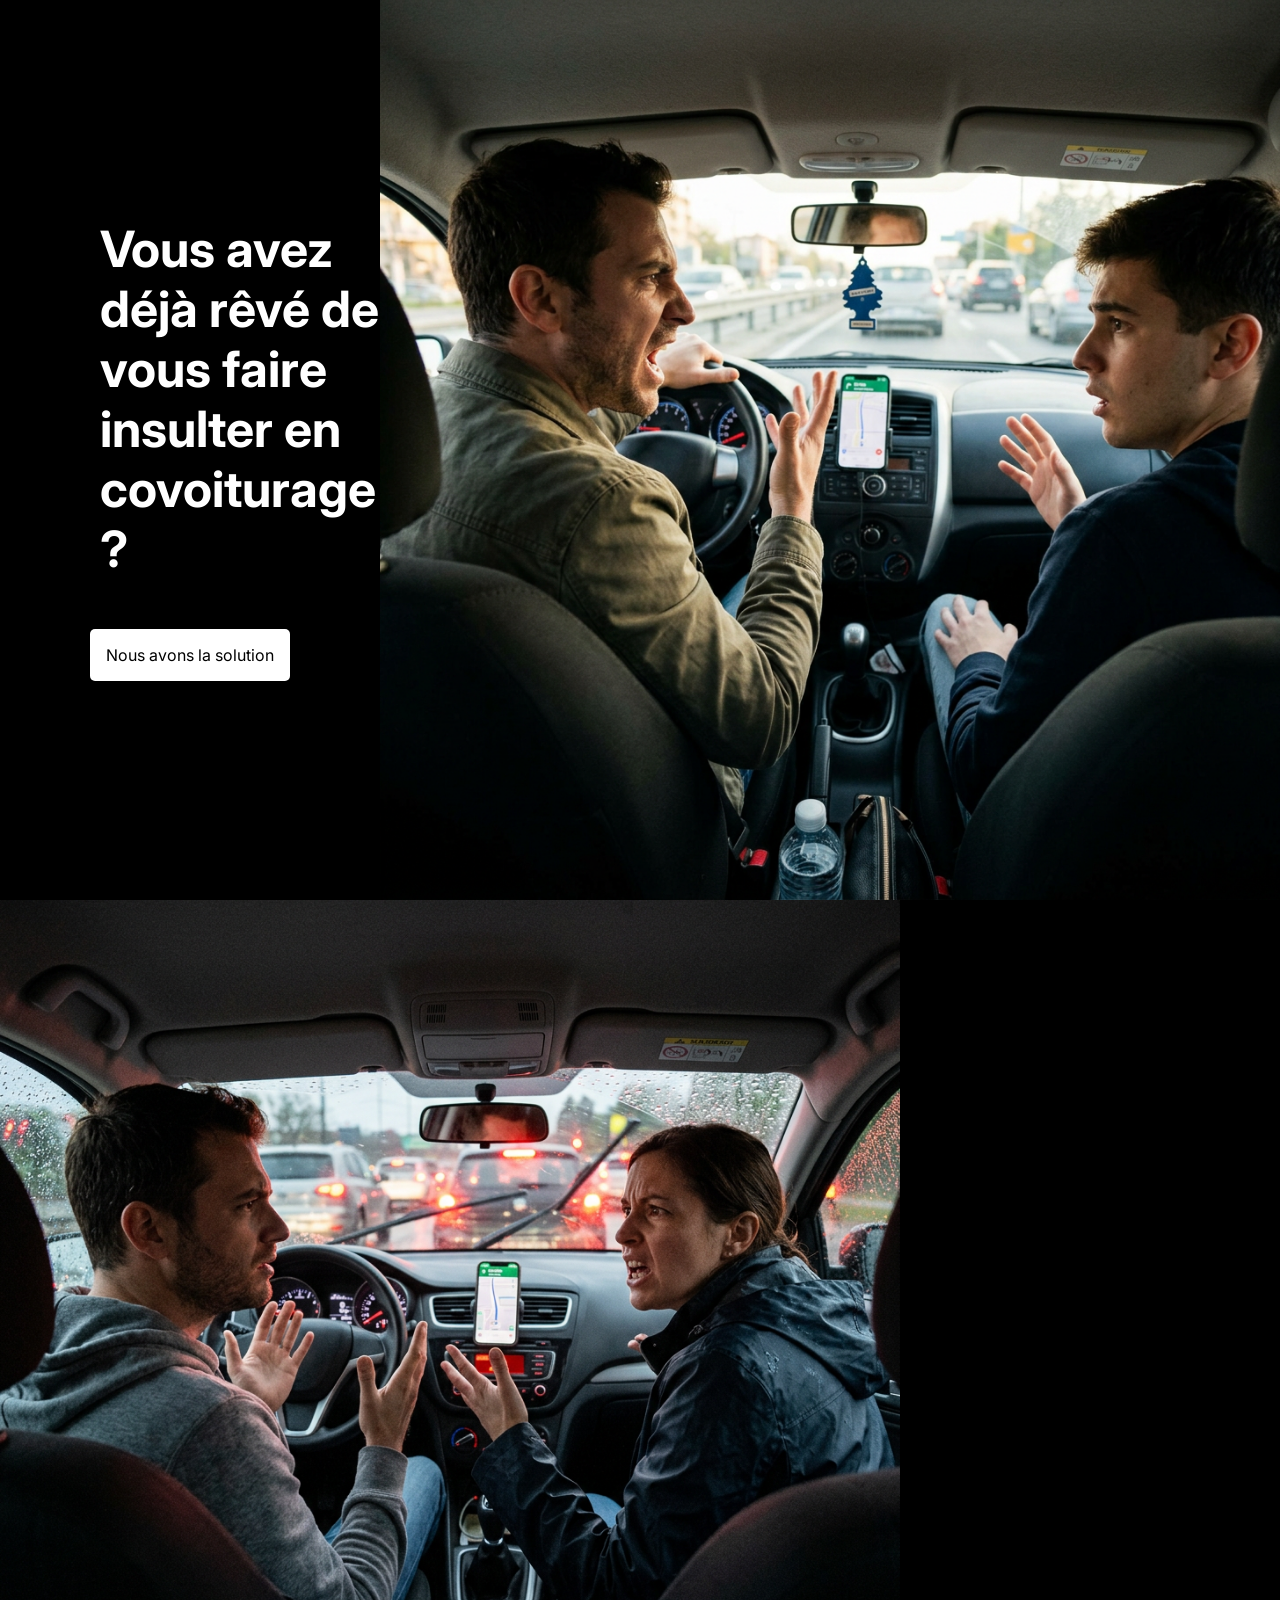
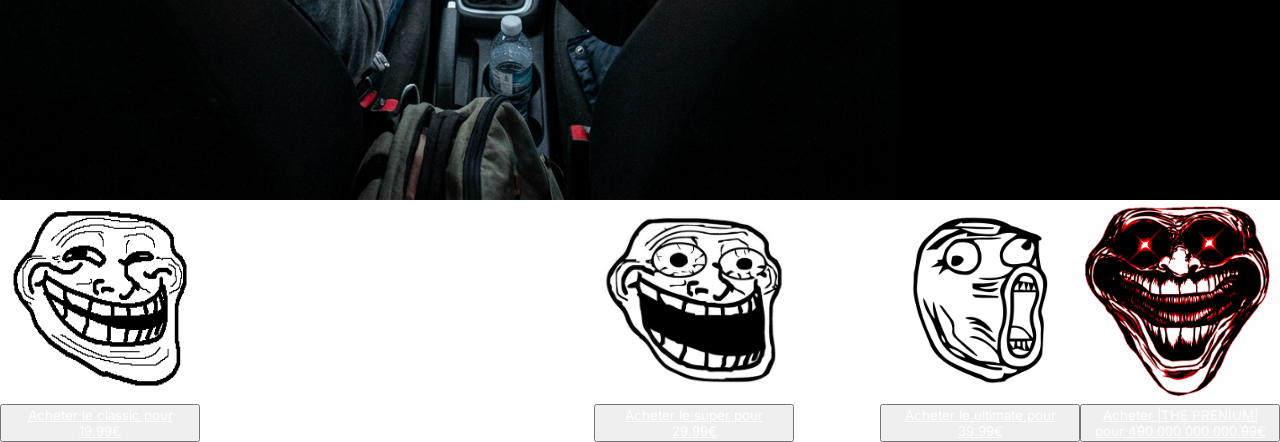
<file: HTML/index.html>
<!DOCTYPE html>
<html lang="fr">
<head>
    <meta charset="UTF-8">
    <meta name="viewport" content="width=device-width, initial-scale=1.0">
    <title>Document</title>
    <link rel="stylesheet" href="../CSS/style.css">
    <link rel="preconnect" href="https://fonts.googleapis.com">
<link rel="preconnect" href="https://fonts.gstatic.com" crossorigin>
<link href="https://fonts.googleapis.com/css2?family=Inter:ital,opsz,wght@0,14..32,100..900;1,14..32,100..900&display=swap" rel="stylesheet">
</head>
<body>
    <header id="hero-banner">
        <div id="texte-hero">
       <h1>Vous avez déjà rêvé de vous faire insulter en covoiturage ?</h1>
       <a href="">Nous avons la solution</a>
        </div>
        <img src="../ASSET/header-bg.png" alt="">
        
    </header>
    <section id="section-solution">
        <img src="../ASSET/section-solution-img.png" alt="">
        <div id="texte-solution">
            <h1></h1>
        </div>
    </section>
    <section id ="tarifs">
    <div class="tarif1">
     <img style="width: 200px; height: 200px;" src ="/ASSET/Trollface1.png" alt="Indisponible">
     <p><button><a href="Tarif1.html">Acheter le classic pour 19.99€</a></button></div><p>
    <p>Lorem ipsum dolor sit amet consectetur adipisicing elit. Doloremque, ratione. Eveniet est, odio cumque harum et quos. Voluptates architecto aut sit quos, laudantium recusandae nam nobis doloremque, provident, facilis sunt?</p>
    </div>
   
    <div class="tarif2">
     <img style="width: 200px; height: 200px;" src ="/ASSET/Trollface2.png" alt="Indisponible">
     <p><button><a href="Tarif2.html">Acheter le super pour 29.99€</a></button></div><p>
    <p>Ceci est un patagraphe</p>
    </div>

    <div class="tarif3">
     <img style="width: 200px; height: 200px;" src ="/ASSET/Trollface3.png" alt="Indisponible">
     <p><button><a href="Tarif3.html">Acheter le ultimate pour 39.99€</a></button></div><p>
    </div>

    <div class="tarif4">
     <img style="width: 200px; height: 200px;" src ="/ASSET/Trollface4.jpg" alt="Indisponible">
     <p><button><a href="Tarif4.html">Acheter |THE PRENIUM| pour 490 000 000 000.99€</a></button></div><p>
    </div>
 </section>
</body>
</html>
</file>
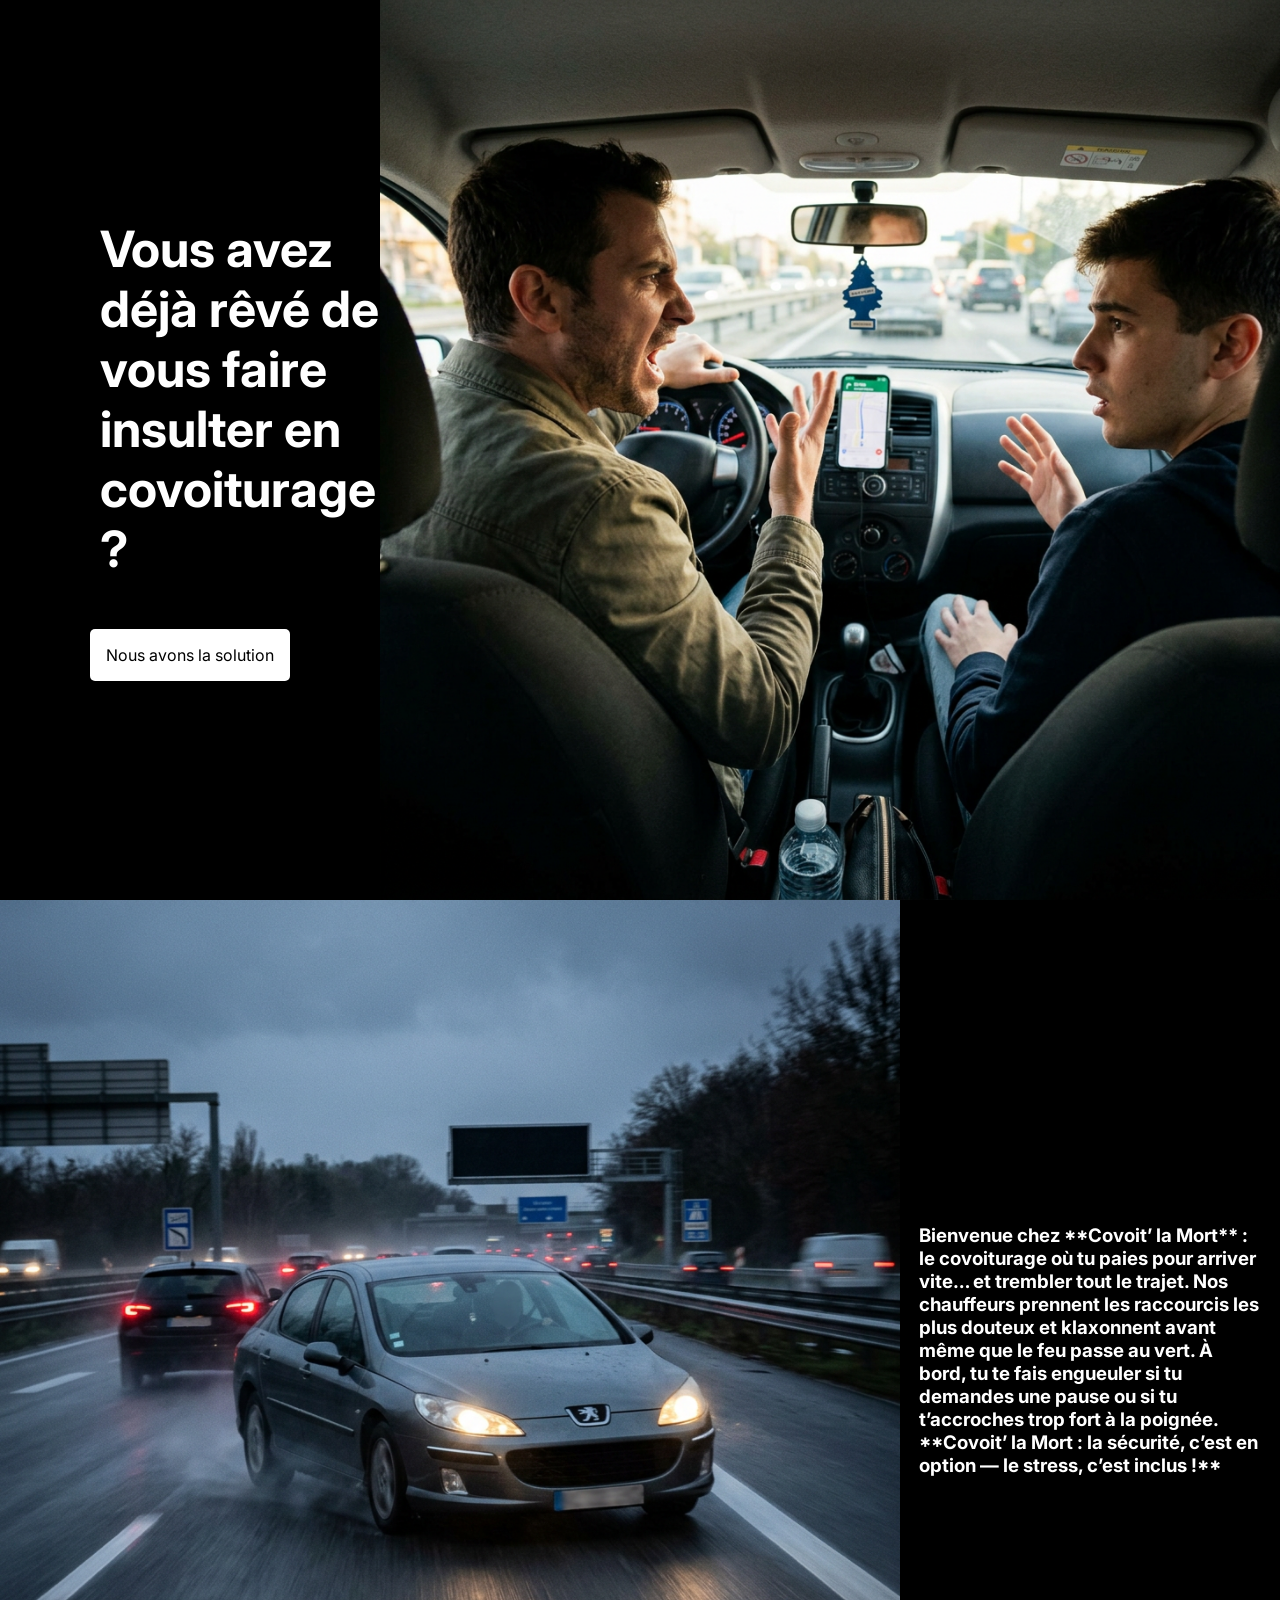
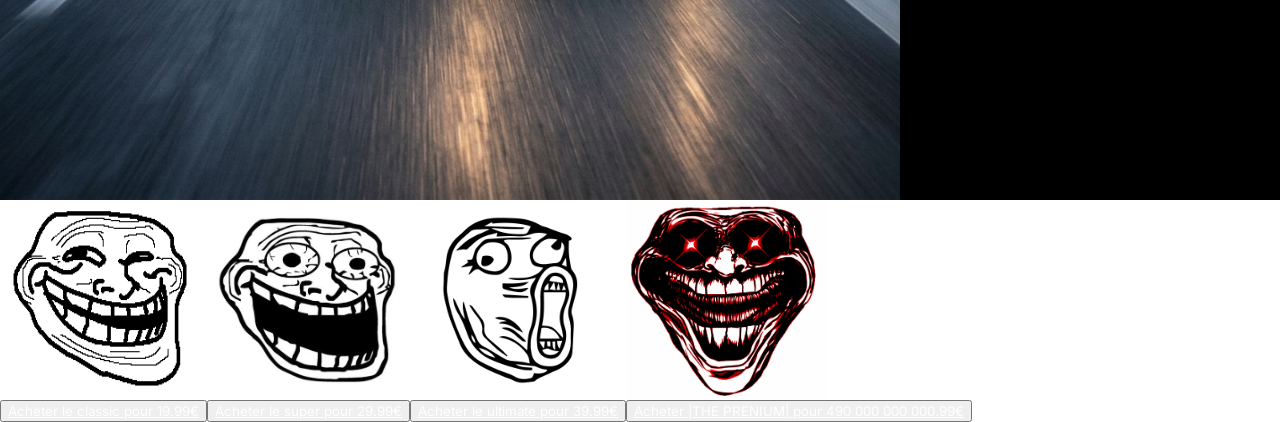
<file: HTML/Acceuil.html>
<!DOCTYPE html>
<html lang="fr">
<head>
    <meta charset="UTF-8">
    <meta name="viewport" content="width=device-width, initial-scale=1.0">
    <title>Document</title>
    <link rel="stylesheet" href="../CSS/style.css">
    <link rel="preconnect" href="https://fonts.googleapis.com">
<link rel="preconnect" href="https://fonts.gstatic.com" crossorigin>
<link href="https://fonts.googleapis.com/css2?family=Inter:ital,opsz,wght@0,14..32,100..900;1,14..32,100..900&display=swap" rel="stylesheet">
</head>
<body>
    <header id="hero-banner">
        <div id="texte-hero">
       <h1>Vous avez déjà rêvé de vous faire insulter en covoiturage ?</h1>
       <a href="">Nous avons la solution</a>
        </div>
        <img src="../ASSET/header-bg.png" alt="">
        
    </header>
    <section id="section-solution">
        <img src="../ASSET/Rapide 2.png" alt="">
        <div id="texte-solution">
            <h3>Bienvenue chez **Covoit’ la Mort** : le covoiturage où tu paies pour arriver vite… et trembler tout le trajet.  
            Nos chauffeurs prennent les raccourcis les plus douteux et klaxonnent avant même que le feu passe au vert.  
            À bord, tu te fais engueuler si tu demandes une pause ou si tu t’accroches trop fort à la poignée.  
            **Covoit’ la Mort : la sécurité, c’est en option — le stress, c’est inclus !**</h3>
        </div>
    </section>
    
    <section id="tarifs">
    <article class="tarif">
     <img src ="/ASSET/Trollface1.png" alt="Indisponible">
     <p><button><a href="Tarif1.html">Acheter le classic pour 19.99€</a></button></div><p>
     </article>
   
    <article class="tarif">
     <img src ="/ASSET/Trollface2.png" alt="Indisponible">
     <p><button><a href="Tarif2.html">Acheter le super pour 29.99€</a></button></div><p>
     </article>

    <article class="tarif">
     <img src ="/ASSET/Trollface3.png" alt="Indisponible">
     <p><button><a href="Tarif3.html">Acheter le ultimate pour 39.99€</a></button></div><p>
     </article>

    <article class="tarif">
     <img src ="/ASSET/Trollface4.jpg" alt="Indisponible">
     <p><button><a href="Tarif4.html">Acheter |THE PRENIUM| pour 490 000 000 000.99€</a></button></div><p>
    </article>
 </section>
</body>
</html>
</file>
<file: CSS/style.css>
body{
    padding: 0;
    margin: 0;
    
}
h1, h2, h3, h4, h5, h6, p, a {
    padding: 0;
    margin: 0;
    font-family: "Inter", sans-serif;
    color: white;

}

#hero-banner{
    display: flex;
    padding: 0;
    margin: 0;
   
    
    width: 100%;
    height: 100vh;

   div{
    display: flex;
    flex-direction: column;
    gap: 50px;
    justify-content: center;
    align-items: center;
    width: 100%;
    height: 100vh;
    background-color: black;
    
    h1{
        font-size: 50px;
        padding-left: 2em;
    }
    a{
        text-decoration: none;
        color: black;
        background-color: white;
        padding: 1em;
        border-radius: 5px;
    }
    a:hover{
        background-color: rgba(255, 255, 255, 0.74);
        transition: 0.2s;
    }
   }
   
}
#section-solution{
    display: flex;
    background-color: rgb(0, 0, 0);
    width: 100%;
    height: 100vh;
    h3{
        max-width: 600px;
        max-height: 600px;
        padding: 1em;
    }
    img{
        width: fit-content;
        height: 100vh;
    }
    div{
        display: flex;
        justify-content: center;
        align-items: center;

        width: 100%;
        height: 100vh;
    }
}



#tarifs {
display: flex;
flex-direction: row;


}

.tarif {
display: flex;
flex-direction: column;
img{
    width: 200px;
    height: 200px;}
}
</file>
